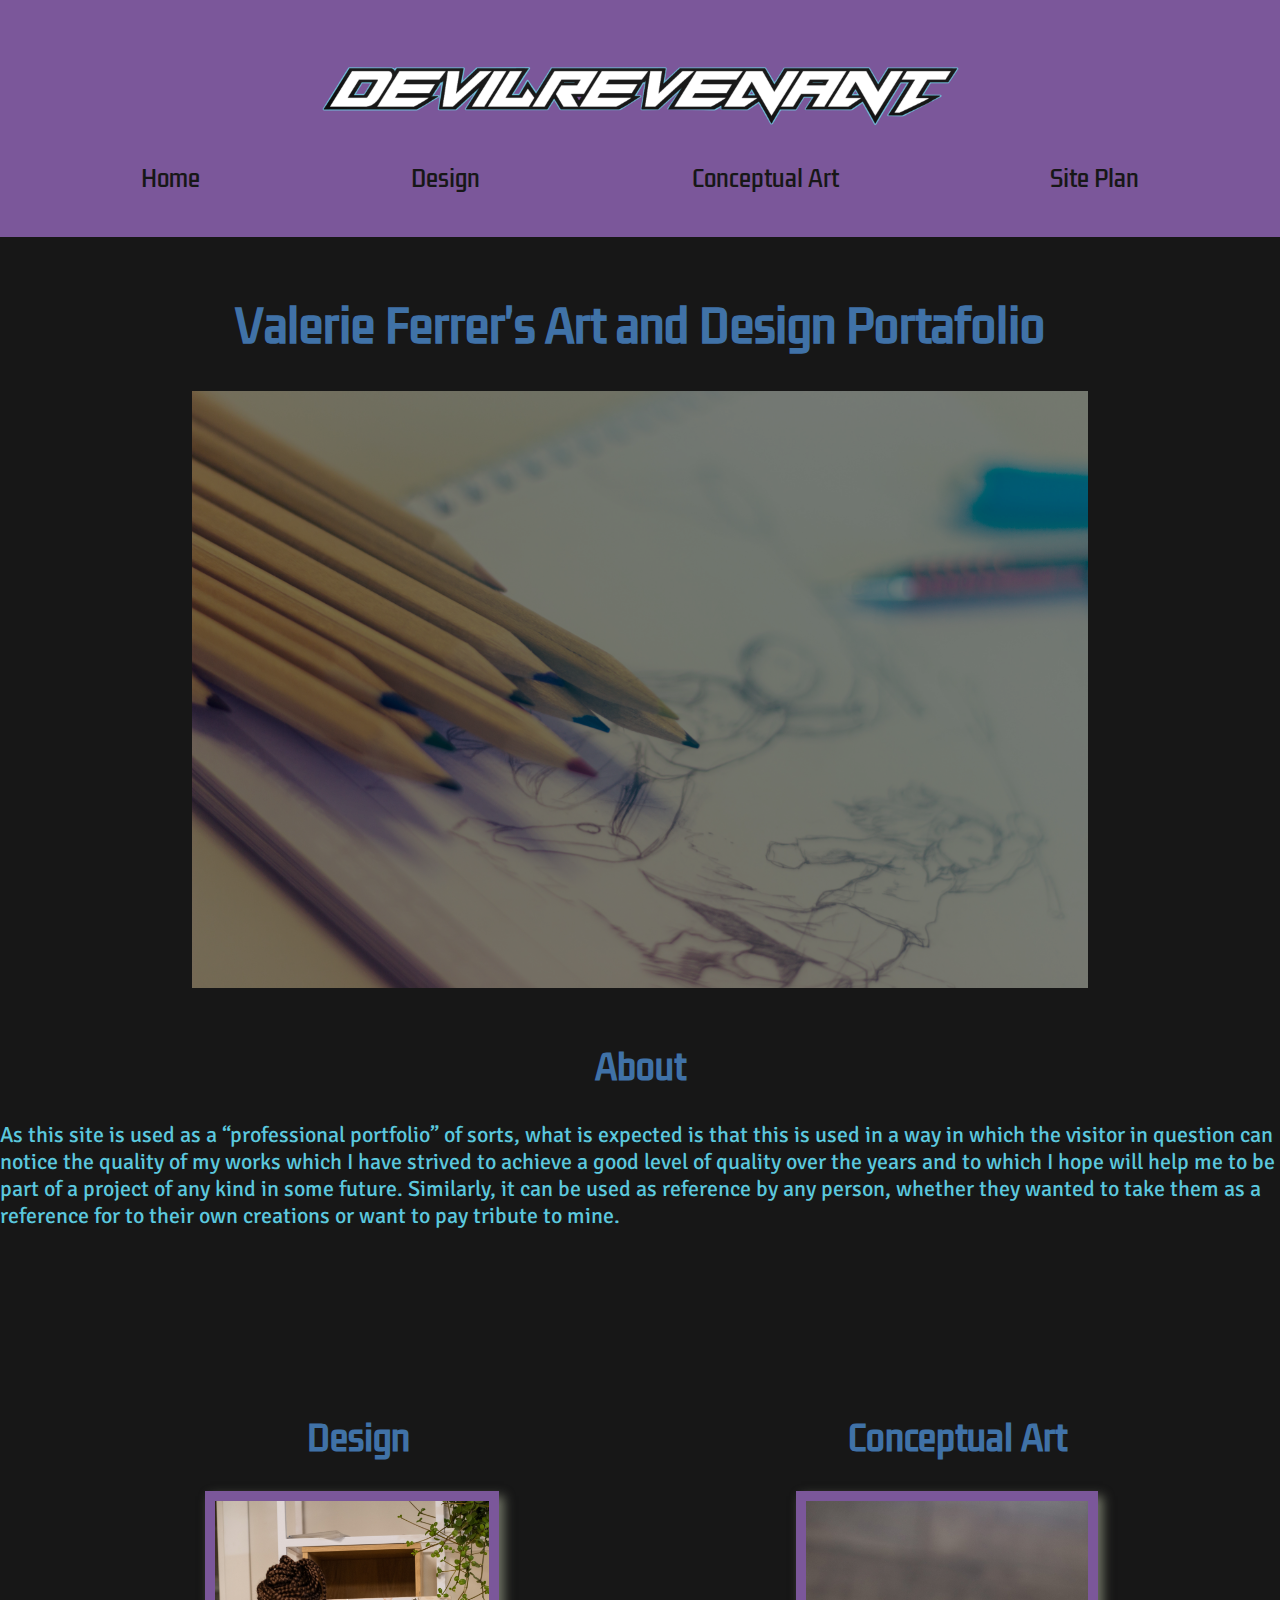
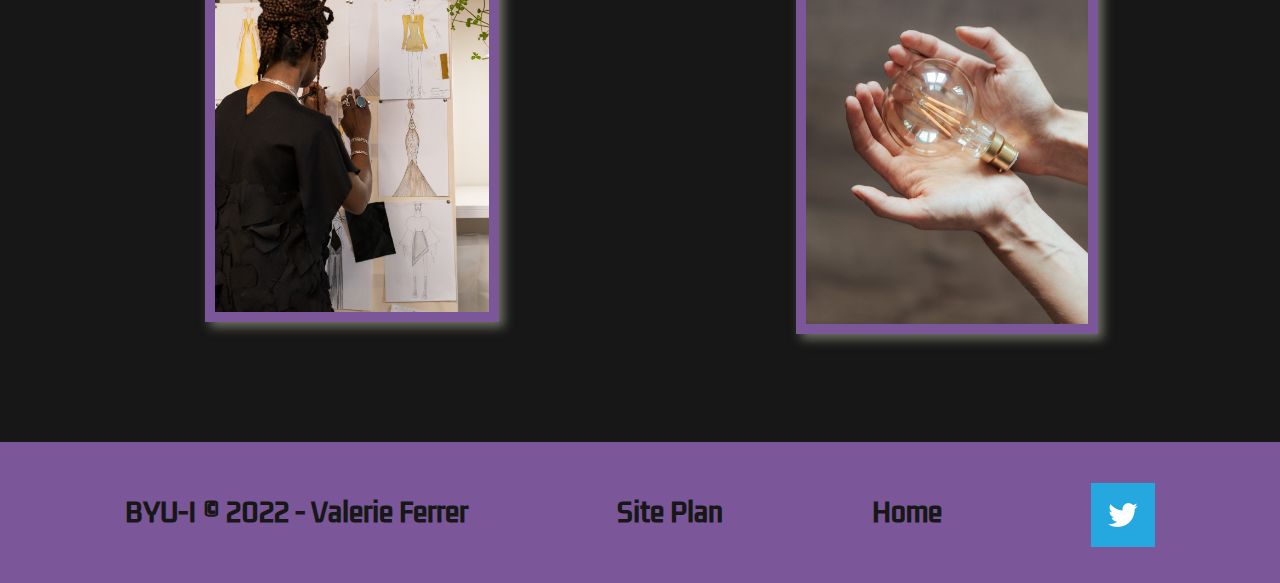
<file: designartportafolio/index.html>
<!DOCTYPE html>
<html lang="en">
<head>
    <meta charset="UTF-8">
    <link rel="stylesheet" href="styles/styles.css">
    <meta http-equiv="X-UA-Compatible" content="IE=edge">
    <meta name="viewport" content="width=device-width, initial-scale=1.0">
    <title> Art and Design Portafolio | Home </title>
</head>
<body>
    <div id="content">
    <body>
        <header>
            <a id="logo_link" href="index.html">
                <img class="logo" src="images/personal-logo.png" alt="personal logo">
            </a>
            <nav>
                <a href="index.html">Home</a>
                <a href="design.html">Design</a>
                <a href="concept-art.html">Conceptual Art</a>
                <a href="site-plan.html">Site Plan</a>
            </nav>
        </header>
<body>
    &nbsp;
    &nbsp;
    &nbsp;
    <div id="hero">
        <div id="hero-box">
            <h1>Valerie Ferrer's Art and Design Portafolio</h1>
            <img id="hero-img" img src="images/pexels-javier-gonzalez-89625.jpg" alt="image for homepage">
            <section id="hero-msg">
            </section>
        </div>
    </div>
    &nbsp;
    <div id="secondary">
        <h2>About</h2>
        <p>As this site is used as a “professional portfolio” of sorts, what is expected is that this is used in a way in which the visitor in question can notice the quality of my works which I have strived to achieve a good level of quality over the years and to which I hope will help me to be part of a project of any kind in some future. Similarly, it can be used as reference by any person, whether they wanted to take them as a reference for to their own creations or want to pay tribute to mine. </p>
        &nbsp;
        &nbsp;
    </div>
    <main class="home-grid">
        <section class="design-card">
            <h2>Design</h2>
            <p><a href="design.html">
            <img class="card-img" src="images/pexels-ron-lach-9850429.jpg" alt="design card img">
            </a></p>
            
        </section>
        <section class="concept-card">
            <h2>Conceptual Art</h2>
            <p><a href="concept-art.html">
            <img class="card-img" src="images/pexels-anete-lusina-4792509.jpg" alt="concept art card img">
            </a></p>
            
        </section>
        &nbsp;
        &nbsp;
        &nbsp;
        &nbsp;
    </main>
    <footer>

        <h3>BYU-I &copy; 2022 - Valerie Ferrer</h3>
        <h3><a href="site-plan.html">Site Plan</a></h3>
        <h3><a href="index.html">Home</a></h3>
        <div class="social">
            <a href="https://twitter.com/devilrevenant" target="_blank">
                <img src="images/twitter.png" alt="twitter icon towards my personal social media">
            </a>
        </div>
    </footer>

</body>
</html>
</file>
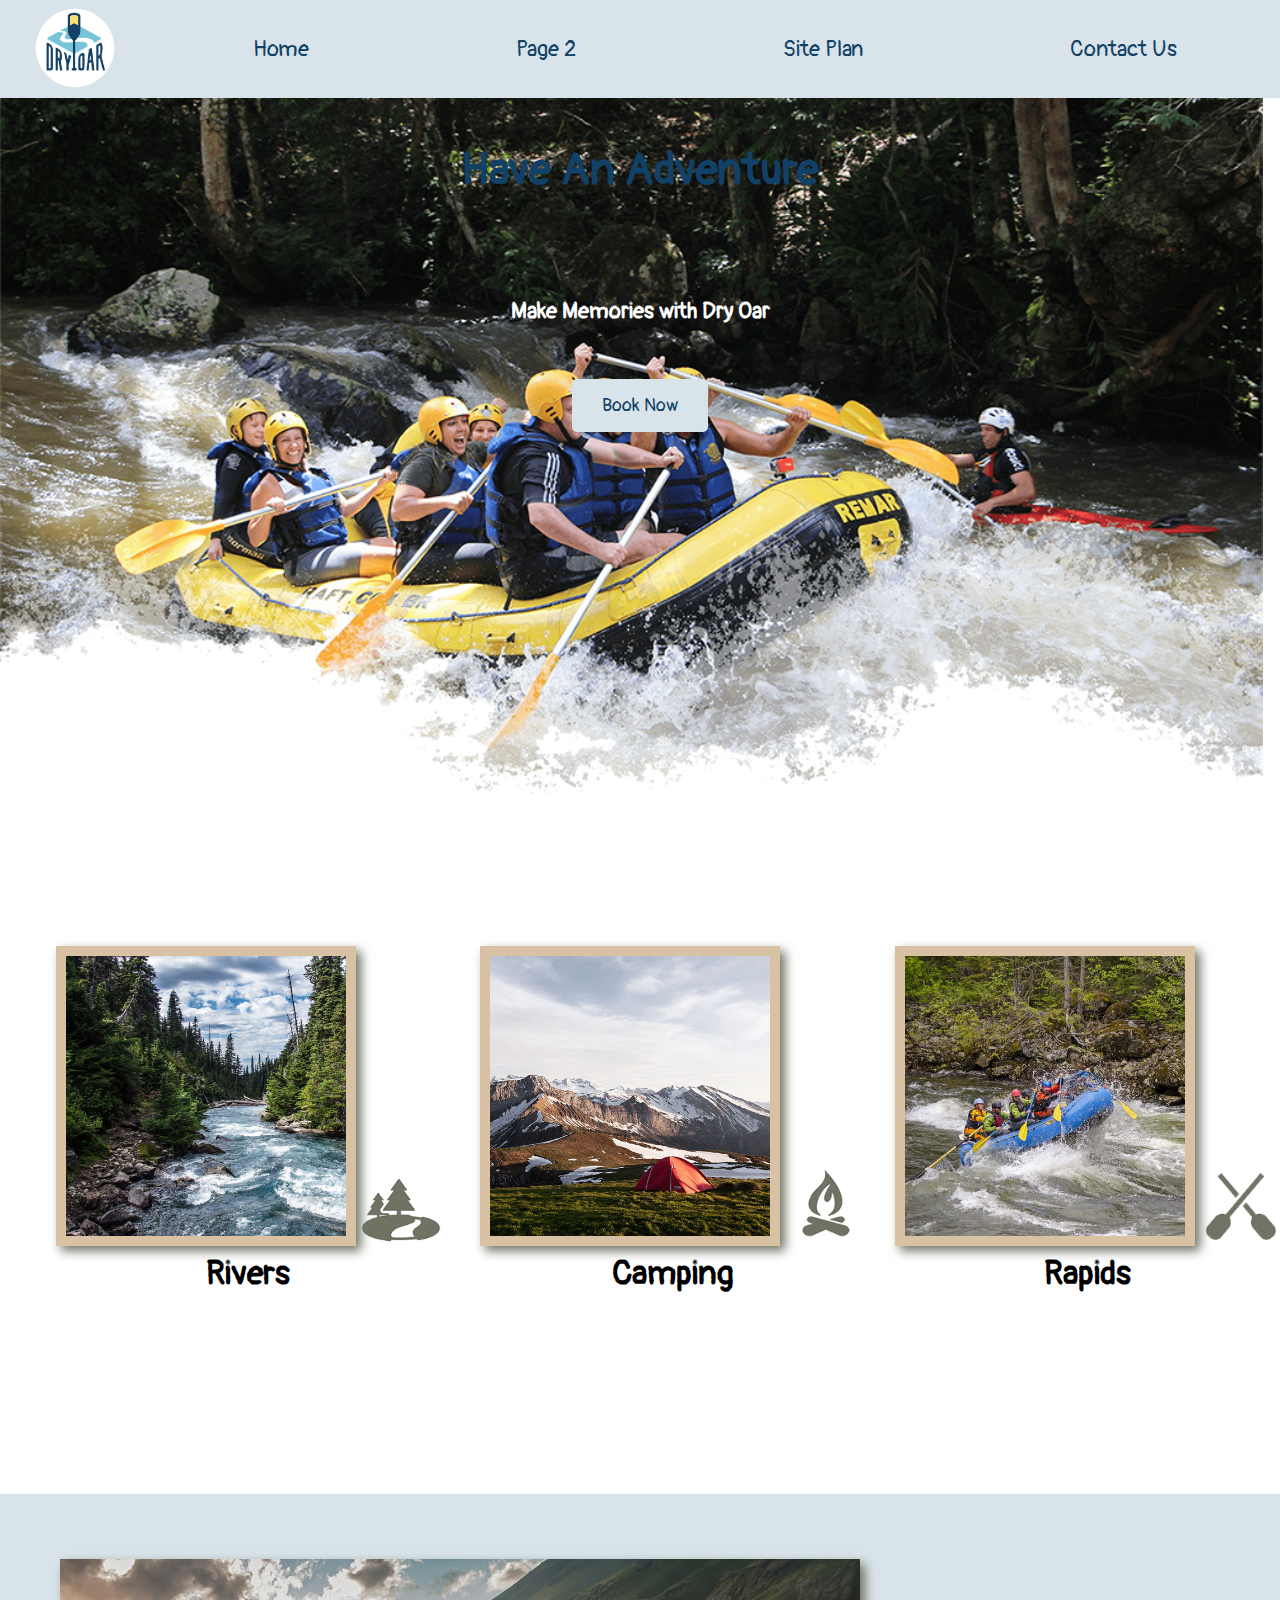
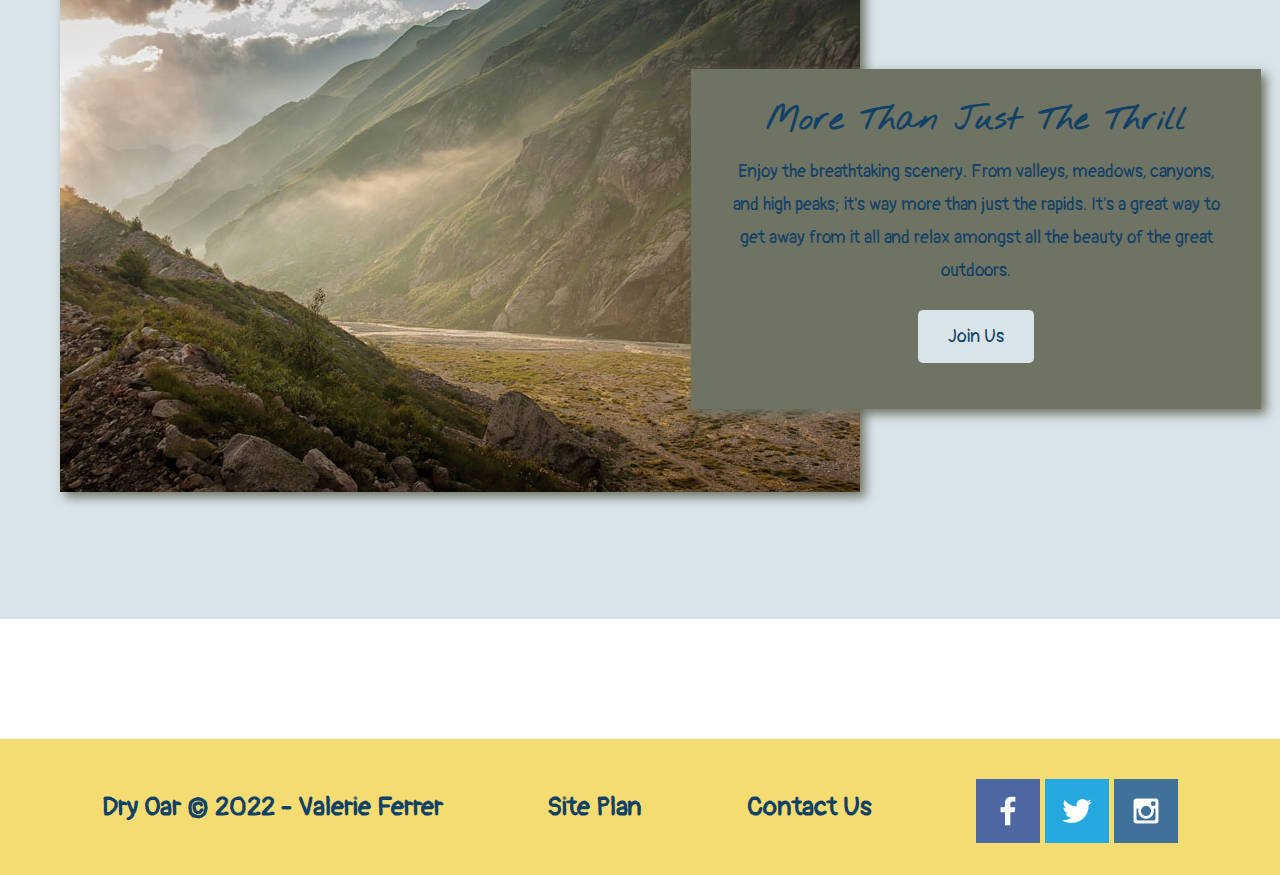
<file: wrr/index.html>
<!DOCTYPE html>
<html lang="en">
<head>
    <link rel="stylesheet" href="styles/styles.css">
    <meta charset="UTF-8">
    <meta http-equiv="X-UA-Compatible" content="IE=edge">
    <meta name="viewport" content="width=device-width, initial-scale=1.0">
    <title>Whitewater Rafting Vacations | Dry Oar Boating | Home</title>
</head>
<body>
    <div id="content">
    <body>
        <header>
            <a id="logo_link" href="index.html">
                <img class="logo" src="images/logo.png" alt="Dry Oar Logo">
            </a>
            <nav>
                <a href="index.html">Home</a>
                <a href="#">Page 2</a>
                <a href="site-plan-rafting.html">Site Plan</a>
                <a href="contactus.html">Contact Us</a>
            </nav>
        </header>
        <div id="hero">
            <div id="hero-box">
                <img id="hero-img" src="images/hero.png" alt="People enjoying white water rafting">
            </div>
            <section id="hero-msg">
                <h1 class="home-title">Have An Adventure</h1>
                <h4>Make Memories with Dry Oar </h4>
                <div class='button-box'>
                    <a class='book' href="rates.html">Book Now</a>
                </div>
            </section>
        </div>
        <main class="home-grid">
            <section class="rivers-card">
                <img class="card-img" src="images/rivers.jpg" alt="river in forest">
                <img class="icon" src="images/river_icon.png" alt="river icon">
                <h2>Rivers</h2>
            </section>
            <section class="camping-card">
                <img class="card-img" src="images/camping.jpg" alt="tent in mountains">
                <img class="icon" src="images/fire_icon.png" alt="fire icon">
                <h2>Camping</h2>
            </section>
            <section class="rapids-card">
                <img class="card-img" src="images/rapids.jpg" alt="rafting boat">
                <img class="icon" src="images/oars.png" alt="oars icon">
                <h2>Rapids</h2>
            <div id="background"></div>    
            </section>
            <img class="mountains" src="images/mountains.jpg" alt="Misty mountains">
            <section class="msg">
                <h2>More Than Just The Thrill</h2>
                <p>Enjoy the breathtaking scenery. From valleys, meadows, canyons, and high peaks; it's way more than just the rapids. It's a great way to get away from it all and relax amongst all the beauty of the great outdoors. </p>
                <a class='join' href="rivers.html">Join Us</a>
            </section>
        </main>
        <footer>
            <h3>Dry Oar &copy; 2022 - Valerie Ferrer</h3>
            <h3><a href="site-plan-rafting.html">Site Plan</a></h3>
            <h3><a href="contactus.html">Contact Us</a></h3>
            <div class="social">
                <a href="https://facebook.com" target="_blank">
                    <img src="images/facebook.png" alt="fb icon">
                </a>
                <a href="https://twitter.com" target="_blank">
                    <img src="images/twitter.png" alt="twitter icon">
                </a>
                <a href="https://instagram.com" target="_blank">
                    <img src="images/instagram.png" alt="instagram icon">
                </a>
            </div>
        </footer>
    </div>
        </body>
</file>
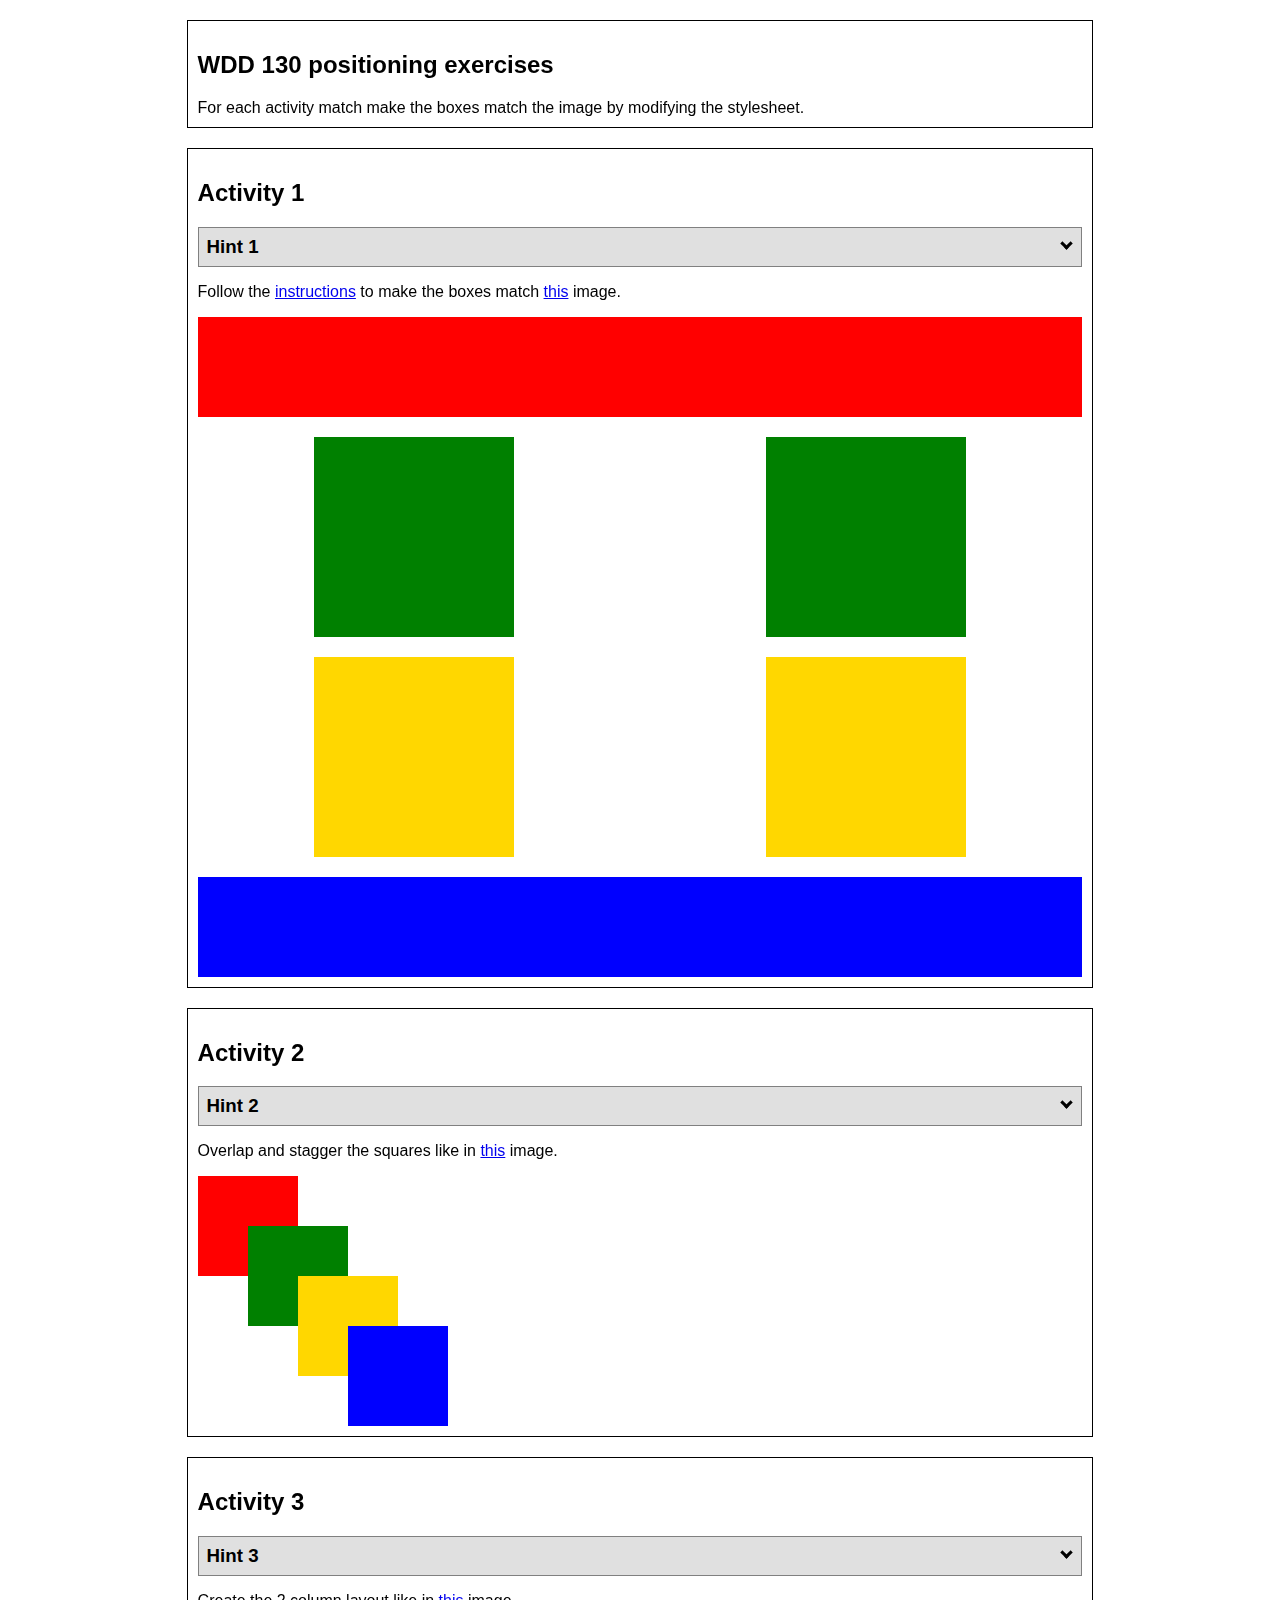
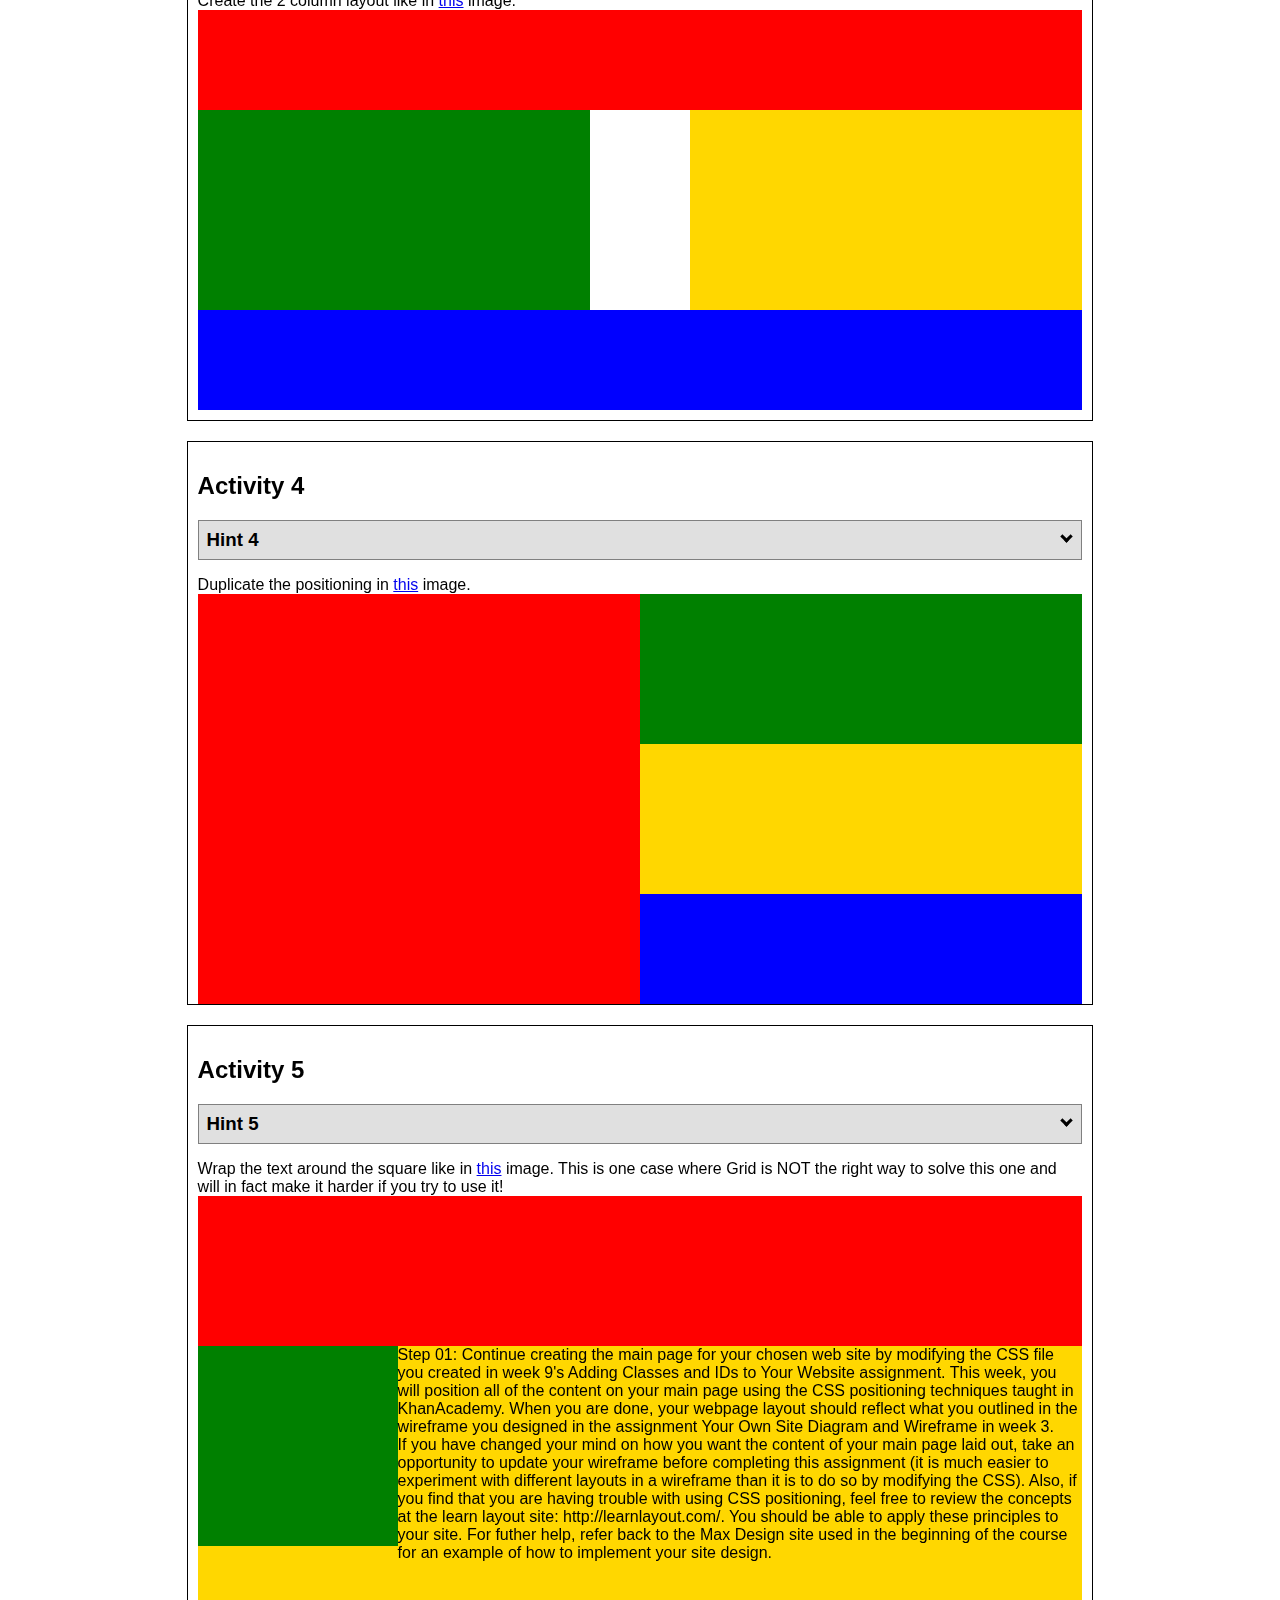
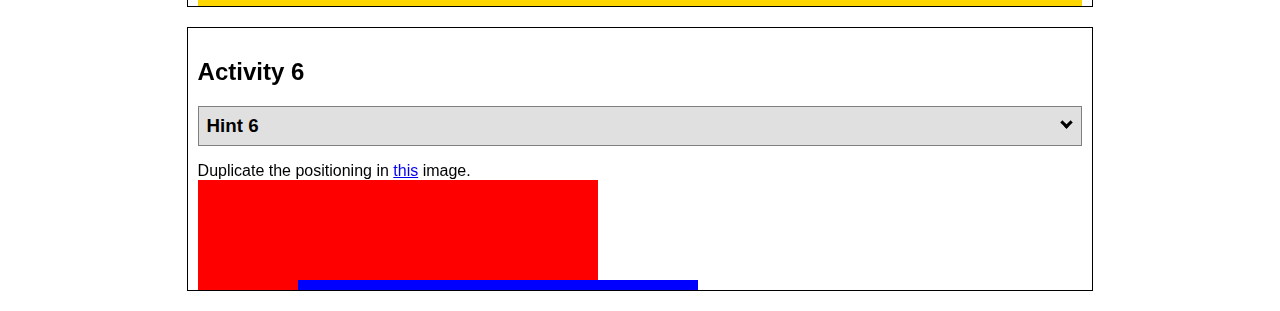
<file: positioning.html>
<!DOCTYPE html>
<html lang="en">
  <head>
    <!-- HTML - Name: positioning.html -->
    <title>Positioning Activity</title>
    <link rel="stylesheet" type="text/css" href="positionstyles.css" />
  </head>
  <body>
    <div class="activity">
      <h2>WDD 130 positioning exercises</h2>
      For each activity match make the boxes match the image by modifying the stylesheet.</div>
    <div class="activity">
      <h2>Activity 1</h2>
      <section class="hint"><input type="checkbox" ><i></i> <h3>Hint 1</h3><div><p>Check out the <a href="https://byui-wdd.github.io/wdd130/activities/w06-css-positioning.html" target="_blank">activity instructions</a> in Ilearn!</p></div></section>
      <p>Follow the <a href="https://byui-wdd.github.io/wdd130/activities/w06-css-positioning.html" target="_blank">instructions</a> to make the boxes match  <a href="https://byui-wdd.github.io/wdd130/images/example1.png" target="_blank">this</a> image.</p>
      <div class="content1" >
        <div class="red1" ></div>
        <div class="green1" ></div>
        <div class="green1" ></div>
        <div class="yellow1"></div>
        <div class="yellow1"></div>
        <div class="blue1"></div>
      </div>
    </div>
    <div class="activity">
      <h2>Activity 2</h2>
      <section class="hint"><input type="checkbox" > <h3>Hint 2</h3><i></i><div><p>Remember that the best way to shift elements around slightly on the page is with Margins.  You could also use Grid.  Either would work for this. If you choose margin, you can use a <em>negative</em> margin. (ie margin-top: -20px;)</p><h4>Properties used:</h4><ul><li>margin-top, margin-left</li><li>...or...</li><li>grid-template-columns: 50px 50px 50px 50px 50px </li></ul></div></section>
      <p>Overlap and stagger the squares like in <a href="https://byui-wdd.github.io/wdd130/images/example2.png" target="_blank">this</a> image.</p>
      <div class="content2" >
        <div class="red2" ></div>
        <div class="green2" ></div>
        <div class="yellow2"></div>
        <div class="blue2"></div>
      </div>
    </div>
    <div class="activity">
      <h2>Activity 3</h2>
      <section class="hint"><input type="checkbox" > <h3>Hint 3</h3><i></i><div><p>This one is going to be best solved with CSS Grid. Remember to make the boxes the right width first...then start moving them around. </p><h4>Properties used:</h4><ul><li>display:grid;</li><li>grid-template-columns:</li><li>grid-column-gap:</li>
        <li>grid-column:</li>  </ul></div></section>
      Create the 2 column layout like in <a href="https://byui-wdd.github.io/wdd130/images/example3.png" target="_blank">this</a>  image.
      <div class="content3" >
        <div class="red3" ></div>
        <div class="green3" ></div>
        <div class="yellow3"></div>
        <div class="blue3"></div>
      </div>
    </div>
    <div class="activity">
      <h2>Activity 4</h2>
      <section class="hint"><input type="checkbox" > <h3>Hint 4</h3><i></i><div><p>For the others we have been primarily concerned with width. For this one you will need to adjust height as well. </p><h4>Properties used:</h4><ul><li>display:grid;</li><li>grid-template-columns:</li><li>grid-row:</li></ul></div></section>
      Duplicate the positioning in <a href="https://byui-wdd.github.io/wdd130/images/example4.png" target="_blank">this</a> image. 
      <div class="content4" >
        <div class="red4" ></div>
        <div class="green4" ></div>
        <div class="yellow4"></div>
        <div class="blue4"></div>
      </div>
    </div>

    <div class="activity">
      <h2>Activity 5</h2>
      <section class="hint"><input type="checkbox" > <h3>Hint 5</h3><i></i><div><p>Grid is <strong>not</strong> the right way to do this.  In fact there is only one way to really do that...and that is with float. Remember that we float the thing we want the text to wrap around.  Also remember to start by making all the shapes the right size and shape.</p><h4>Properties used:</h4><ul><li>float: left;</li></ul></div></section>
      Wrap the text around the square like in <a href="https://byui-wdd.github.io/wdd130/images/example5.png" target="_blank">this</a> image. This is one case where Grid is NOT the right way to solve this one and will in fact make it harder if you try to use it!
      <div class="content5" >
        <div class="red5" ></div>
        <div class="green5" ></div>
        <div class="yellow5">Step 01: Continue creating the main page for your chosen web site by modifying the CSS file you created in week 9's Adding Classes and IDs to Your Website assignment. This week, you will position all of the content on your main page using the CSS positioning techniques taught in KhanAcademy. When you are done, your webpage layout should reflect what you outlined in the wireframe you designed in the assignment Your Own Site Diagram and Wireframe in week 3. <br />
          If you have changed your mind on how you want the content of your main page laid out, take an opportunity to update your wireframe before completing this assignment (it is much easier to experiment with different layouts in a wireframe than it is to do so by modifying the CSS). Also, if you find that you are having trouble with using CSS positioning, feel free to review the concepts at the learn layout site: http://learnlayout.com/. You should be able to apply these principles to your site. For futher help, refer back to the Max Design site used in the beginning of the course for an example of how to implement your site design.</div>
        <div class="blue5"></div>
      </div>
    </div>
    <div class="activity">
      <h2>Activity 6</h2>
      <section class="hint"><input type="checkbox" > <h3>Hint 6</h3><i></i><div><p>This one is all about visualizing the grid behind the layout. If you are having a hard time doing that first: all the sizes are even multiples of 100, and second here is another example with the lines drawn: <a href="https://byui-wdd.github.io/wdd130/images/example6-hint.png" target="_blank">example 6 with lines</a>. For this one you will find it easiest if you use px for the column width. You can also use <kbd>z-index</kbd> to control the element layering.    </p><h4>Properties used:</h4><ul><li>display:grid;</li><li>grid-template-columns:</li><li>grid-column:</li><li>grid-row:</li><li><a href="https://www.w3schools.com/cssref/pr_pos_z-index.asp" target="_blank">z-index:</a></li></ul></div></section>
      Duplicate the positioning in <a href="https://byui-wdd.github.io/wdd130/images/example6.png" target="_blank">this</a> image.
      <div class="content6" >
        <div class="red6" ></div>
        <div class="green6" ></div>
        <div class="yellow6"></div>
        <div class="blue6"></div>
      </div>
    </div>
  </body>
</html>
</file>
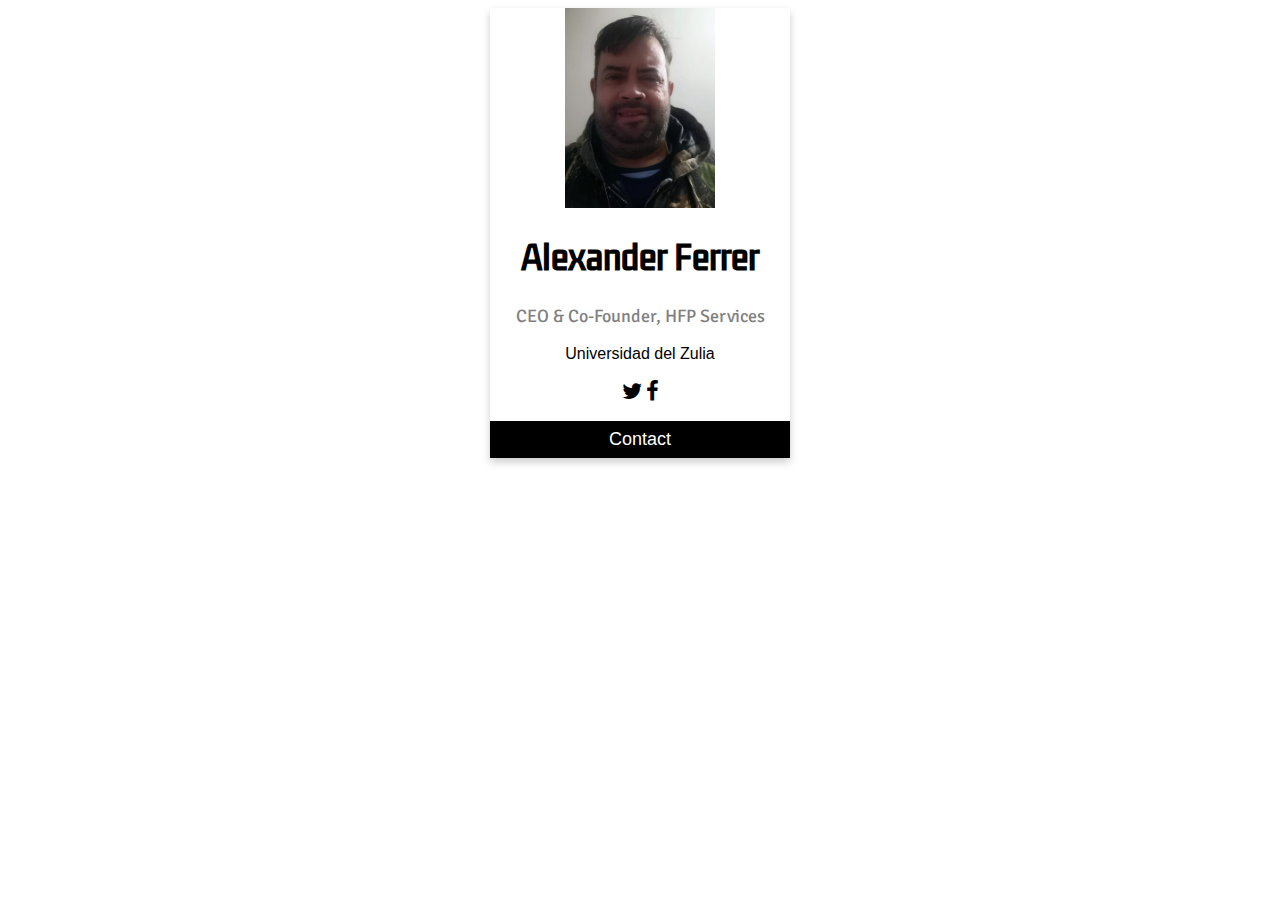
<file: profile-card.html>
<!DOCTYPE html>
<html lang="en">
<head>
    <meta charset="UTF-8">
    <meta http-equiv="X-UA-Compatible" content="IE=edge">
    <meta name="viewport" content="width=device-width, initial-scale=1.0">
    <title>test_1</title>
    <style>
        @import url('https://fonts.googleapis.com/css2?family=Kdam+Thmor+Pro&family=Signika:wght@300&display=swap');

        .card {
        box-shadow: 0 4px 8px 0 rgba(0, 0, 0, 0.2);
        max-width: 300px;
        margin: auto;
        text-align: center;
        }
        h1 {
            font-family: Kdam Thmor Pro, Arial, sans-serif;
        }

        p {
            font-family: Arial, sans-serif;
        }

        .title {
        color: grey;
        font-size: 18px;
        font-family: Signika, Arial, sans-serif;
        }

        button {
        border: none;
        outline: 0;
        display: inline-block;
        padding: 8px;
        color: white;
        background-color: #000;
        text-align: center;
        cursor: pointer;
        width: 100%;
        font-size: 18px;
        }

        a {
        text-decoration: none;
        font-size: 22px;
        color: black;
        }

        button:hover, a:hover {
        opacity: 0.7;
        }
    </style>
</head>
<body>
     <!-- Add icon library -->
 <link rel="stylesheet" href="https://cdnjs.cloudflare.com/ajax/libs/font-awesome/4.7.0/css/font-awesome.min.css">

 <div class="card">
   <img src="extra/transito_resized.png" alt="Alexander" style="width:50%">
   <h1>Alexander Ferrer</h1>
   <p class="title">CEO & Co-Founder, HFP Services</p>
   <p>Universidad del Zulia</p>
   <a href="https://twitter.com/devilrevenant"><i class="fa fa-twitter"></i></a>
   <a href="https://www.facebook.com/alexander.ferrer.900"><i class="fa fa-facebook"></i></a>
   <p><button>Contact</button></p>
 </div> 
</body>
</html>
</file>
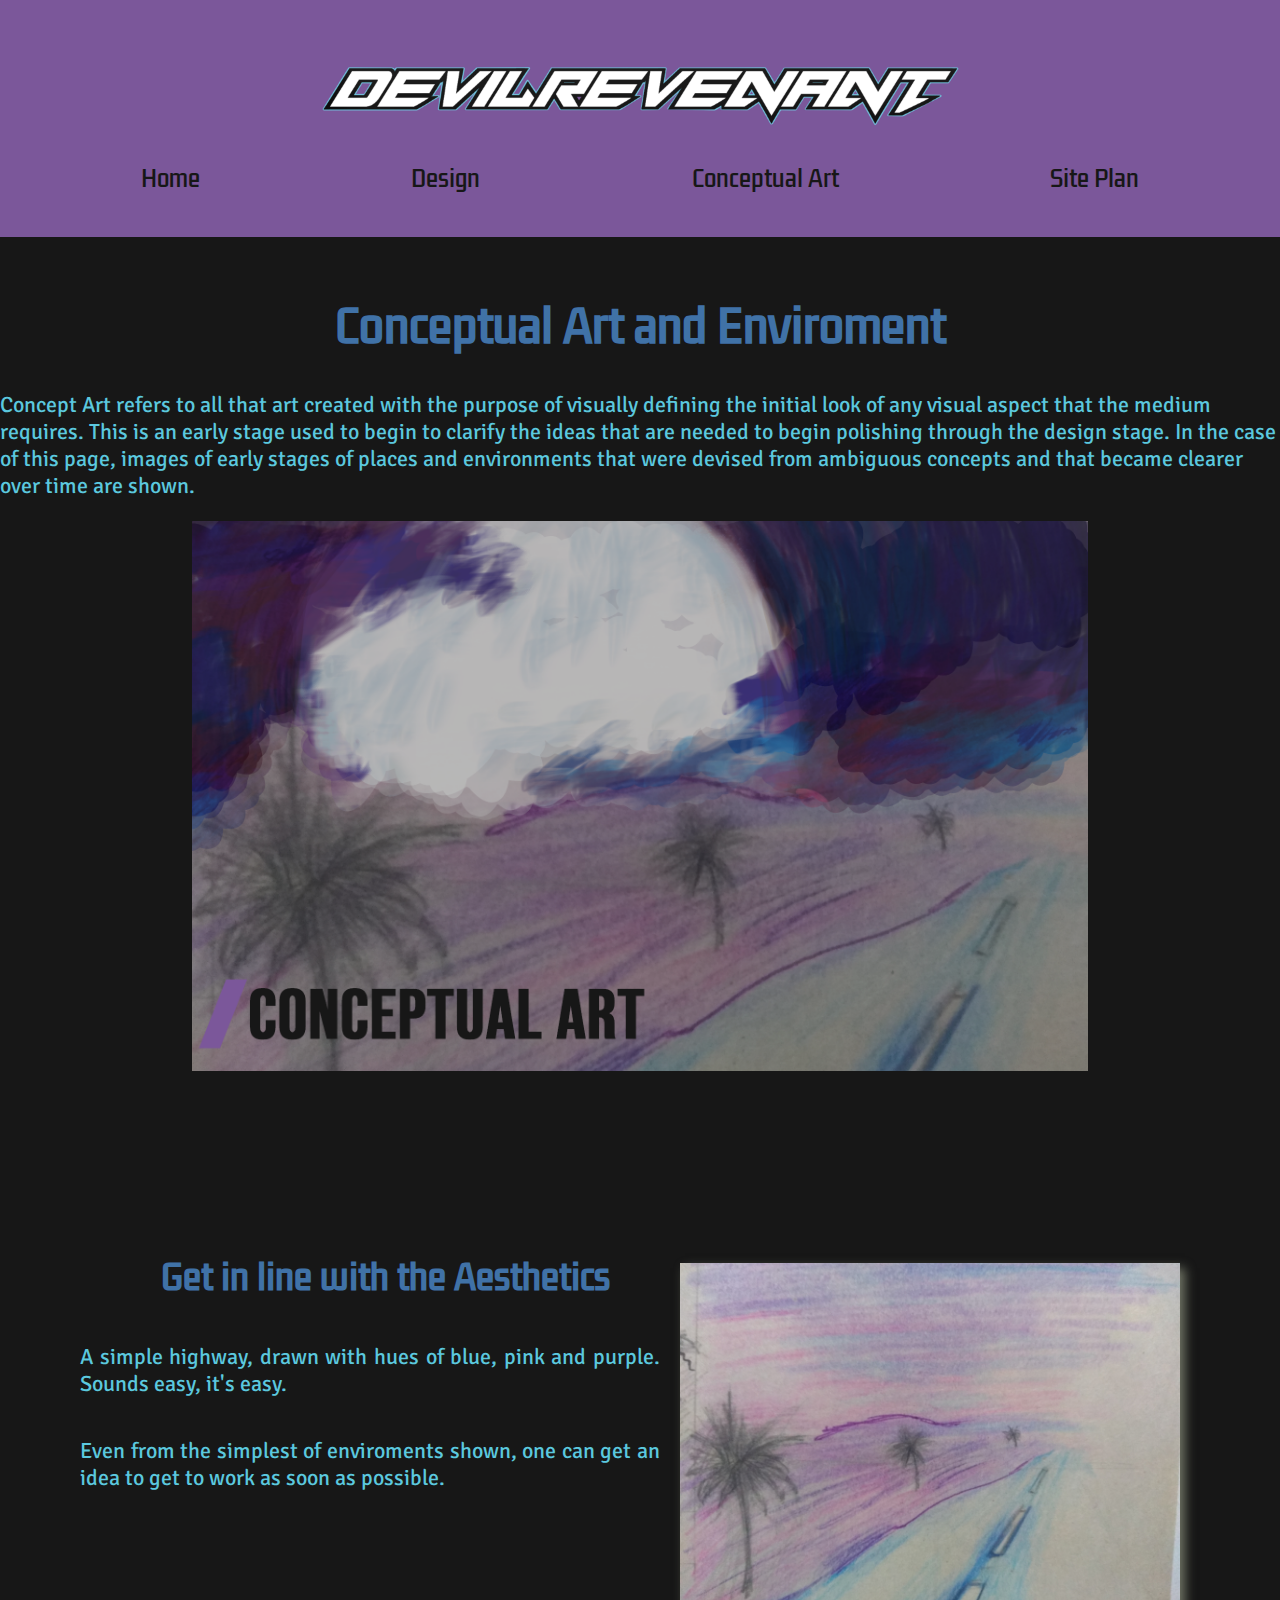
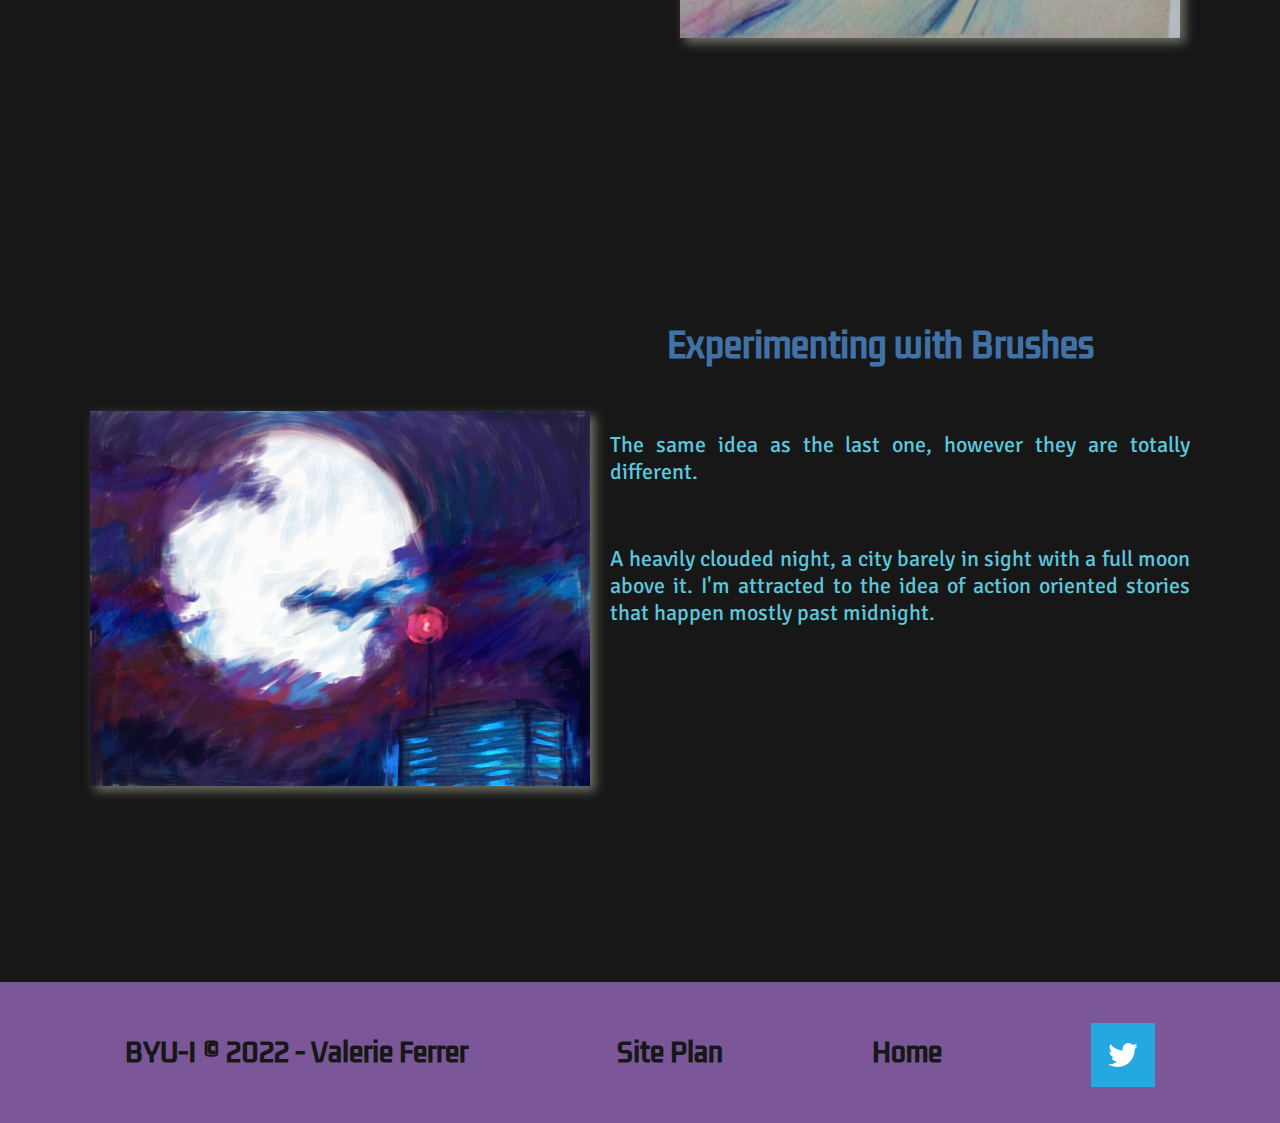
<file: designartportafolio/concept-art.html>
<!DOCTYPE html>
<html lang="en">
<head>
    <meta charset="UTF-8">
    <link rel="stylesheet" href="styles/styles.css">
    <meta http-equiv="X-UA-Compatible" content="IE=edge">
    <meta name="viewport" content="width=device-width, initial-scale=1.0">
    <title> Art and Design Portafolio | Conceptual Art and Enviroment </title>
    <style>
        .second-sketch {
            margin-top: 100px;
}
    </style>
</head>
<body>
    <div id="content">
    <body>
        <header>
            <a id="logo_link" href="index.html">
                <img class="logo" src="images/personal-logo.png" alt="personal logo">
            </a>
            <nav>
                <a href="index.html">Home</a>
                <a href="design.html">Design</a>
                <a href="concept-art.html">Conceptual Art</a>
                <a href="site-plan.html">Site Plan</a>
            </nav>
        </header>
<body>
    &nbsp;
    &nbsp;
    &nbsp;
    <div id="first-subhero">
        <div id="fr-subhero-box">
            <h1>Conceptual Art and Enviroment</h1>
            <p>Concept Art refers to all that art created with the purpose of visually defining the initial look of any visual aspect that the medium requires. This is an early stage used to begin to clarify the ideas that are needed to begin polishing through the design stage. In the case of this page, images of early stages of places and environments that were devised from ambiguous concepts and that became clearer over time are shown.  </p>
            <img id="subhero-img" img src="images/scn-banner.png" alt="image for homepage">
            
            <section id="hero-msg">
            </section>
        </div>
    </div>
    &nbsp;
    <div id="secondary">
        &nbsp;
    </div>
    <main class="second-grid">
        &nbsp;
        <section class="second-sketch">
            <h2>Get in line with the Aesthetics</h2>
            <img class="second-img" src="images/IMG_20220610_212843453_BURST000_COVER.jpg" alt="outrun highway">
            <p>A simple highway, drawn with hues of blue, pink and purple. Sounds easy, it's easy. </p>
            <p>Even from the simplest of enviroments shown, one can get an idea to get to work as soon as possible. </p>
        </section>
        &nbsp;
        &nbsp;
        <section class="third-sketch">
            <h2>Experimenting with Brushes</h2>
            <img class="third-img" src="images/IMG_20220610_214410186mini.png" alt="nightsky">
            <p>The same idea as the last one, however they are totally different. </p>
            <p>A heavily clouded night, a city barely in sight with a full moon above it. I'm attracted to the idea of action oriented stories that happen mostly past midnight.</p>
            
        <div id="bg">
            &nbsp;
            &nbsp;
        </div>    
        </section>
        &nbsp;
        &nbsp;
        &nbsp;
        &nbsp;
    </main>
    <footer>
        <h3>BYU-I &copy; 2022 - Valerie Ferrer</h3>
        <h3><a href="site-plan.html">Site Plan</a></h3>
        <h3><a href="index.html">Home</a></h3>
        <div class="social">
            <a href="https://twitter.com/devilrevenant" target="_blank">
                <img src="images/twitter.png" alt="twitter icon towards my personal social media">
            </a>
        </div>
    </footer>

</body>
</html>
</file>
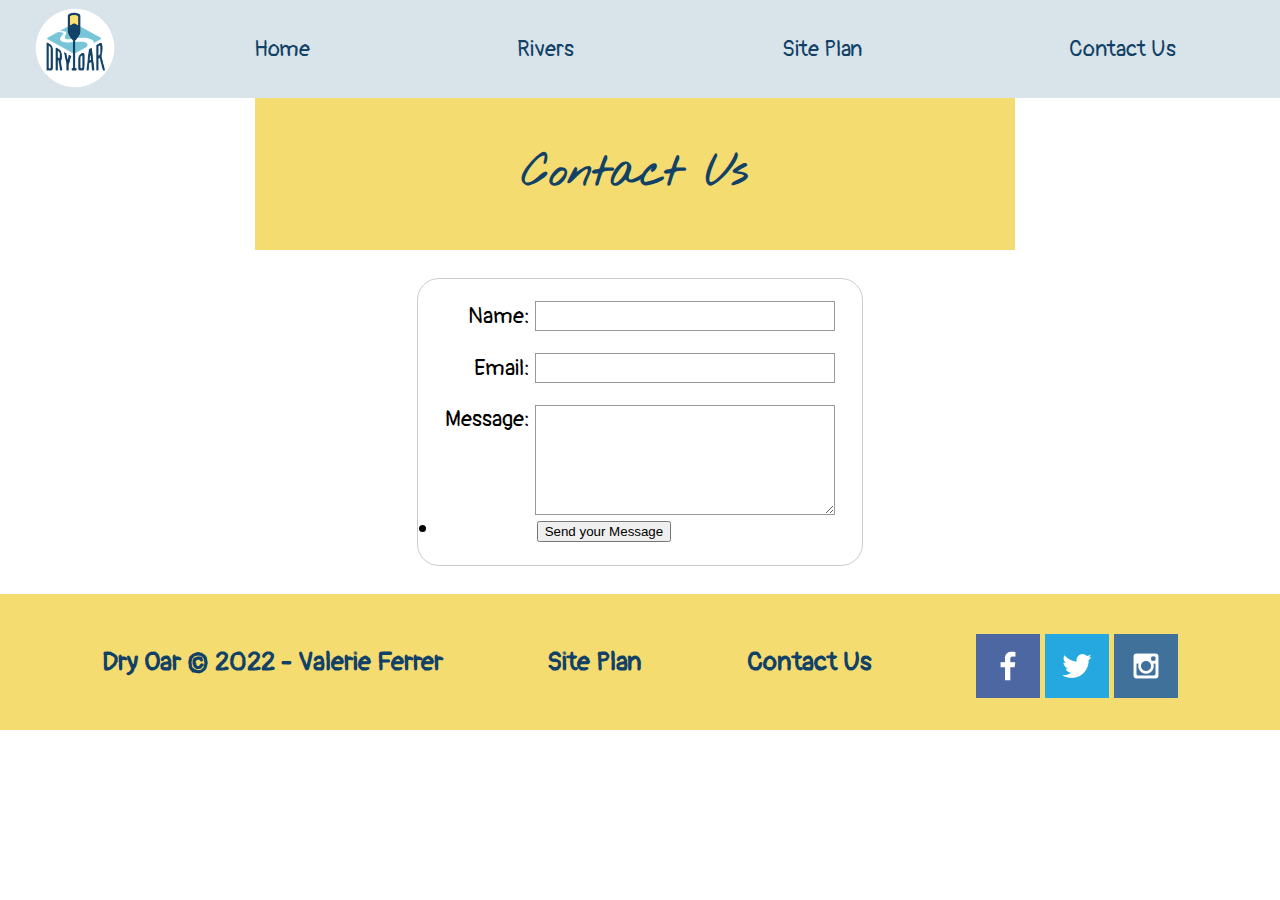
<file: wrr/contactus.html>
<!DOCTYPE html>
<html lang="en">
<head>
    <link rel="stylesheet" href="styles/styles.css">
    <meta charset="UTF-8">
    <meta http-equiv="X-UA-Compatible" content="IE=edge">
    <meta name="viewport" content="width=device-width, initial-scale=1.0">
    <title>Whitewater Rafting Vacations | Dry Oar Boating | Contact Us</title>
    <style>
        form {
        /* Center the form on the page */
            margin: 0 auto;
            width: 400px;
            /* Form outline */
            padding: 1em;
            border: 1px solid #CCC;
            border-radius: 1em;
            margin-bottom: 80px;
        }

        ul {
            list-style: none;
            padding: 0;
            margin: 0;
        }

        form li + li {
            margin-top: 1em;
        }

        label {
        /* Uniform size & alignment */
            display: inline-block;
            width: 90px;
            text-align: right;
        }

        input,
        textarea {
        /* To make sure that all text fields have the same font settings
            By default, textareas have a monospace font */
            font: 1em sans-serif;

        /* Uniform text field size */
            width: 300px;
            box-sizing: border-box;

            /* Match form field borders */
            border: 1px solid #999;
        }

        input:focus,
        textarea:focus {
        /* Additional highlight for focused elements */
            border-color: #000;
        }

        textarea {
        /* Align multiline text fields with their labels */
            vertical-align: top;

        /* Provide space to type some text */
            height: 5em;
        }

        .button {
        /* Align buttons with the text fields */
            padding-left: 90px; /* same size as the label elements */
        }

        button {
        /* This extra margin represent roughly the same space as the space
            between the labels and their text fields */
            margin-left: .5em;
        }
        
        #feedback {
            background-color: antiquewhite;
            position: absolute;
            top: 0;
            left: 0;
            right: 0;
            padding: .5em;
            /* make this element invisible until we are ready for it */
            display: none;       
        }
        .moveDown {
            margin-top: 3em;
        }
                    
    </style>    
</head>
<body>
    <div id="content">
    <body>
        <header>
            <a id="logo_link" href="index.html">
                <img class="logo" src="images/logo.png" alt="Dry Oar Logo">
            </a>
            <nav>
                <a href="index.html">Home</a>
                <a href="rivers.html">Rivers</a>
                <a href="site-plan-rafting.html">Site Plan</a>
                <a href="contactus.html">Contact Us</a>
            </nav>
        </header>
        <div id="subpage-title">
            <div id="title-box">
                <h1>Contact Us</h1>
            </div>
             </div>
            </section>
        </div>
        <main>
            &nbsp;
            

            <div id="feedback"></div>
            
            <form action="/my-handling-form-page" method="post">
                <ul>
                    <li>
                        <label for="name">Name: </label>
                        <input type="text" id="name" name="user_name">
                    </li>
                    <li>
                        <label for="mail">Email: </label>
                        <input type="email" id="email" name="user_mail">
                    </li>
                    <li>
                        <label for="message">Message: </label>
                        <textarea id="msg" name="user_message"></textarea>
                    </li>
                </ul>
                <li class="button">
                    <button type="submit">Send your Message</button>
                </li>
            </form>
            &nbsp;
            &nbsp;
            &nbsp;
            &nbsp;
            &nbsp;
            &nbsp;
            &nbsp;
            &nbsp;
            &nbsp;
        </main>
        <footer>
            <h3>Dry Oar &copy; 2022 - Valerie Ferrer</h3>
            <h3><a href="site-plan-rafting.html">Site Plan</a></h3>
            <h3><a href="contactus.html">Contact Us</a></h3>
            <div class="social">
                <a href="https://facebook.com" target="_blank">
                    <img src="images/facebook.png" alt="fb icon">
                </a>
                <a href="https://twitter.com" target="_blank">
                    <img src="images/twitter.png" alt="twitter icon">
                </a>
                <a href="https://instagram.com" target="_blank">
                    <img src="images/instagram.png" alt="instagram icon">
                </a>
            </div>
        </footer>
    </div>
    <script>
        // get the feedback div element so we can do something with it.
        const feedbackElement = document.getElementById('feedback');
        // get the form so we can read what was entered in it.
        const formElement = document.forms[0];
        // add a 'listener' to wait for a submission of our form. When that happens run the code below.
        formElement.addEventListener('submit', function(e) {
            // stop the form from doing the default action.
            e.preventDefault();
            // set the contents of our feedback element to a message letting the user know the form was submitted successfully. Notice that we pull the name that was entered in the form to personalize the message!
            feedbackElement.innerHTML = 'Hello '+ formElement.user_name.value +'! Thank you for your message. We will get back with you as soon as possible!';
            // make the feedback element visible.
            feedbackElement.style.display = "block";
            // add a class to move everything down so our message doesn't cover it.
            document.body.classList.toggle('moveDown');
        });
    </script>
                    
        </body>
</file>
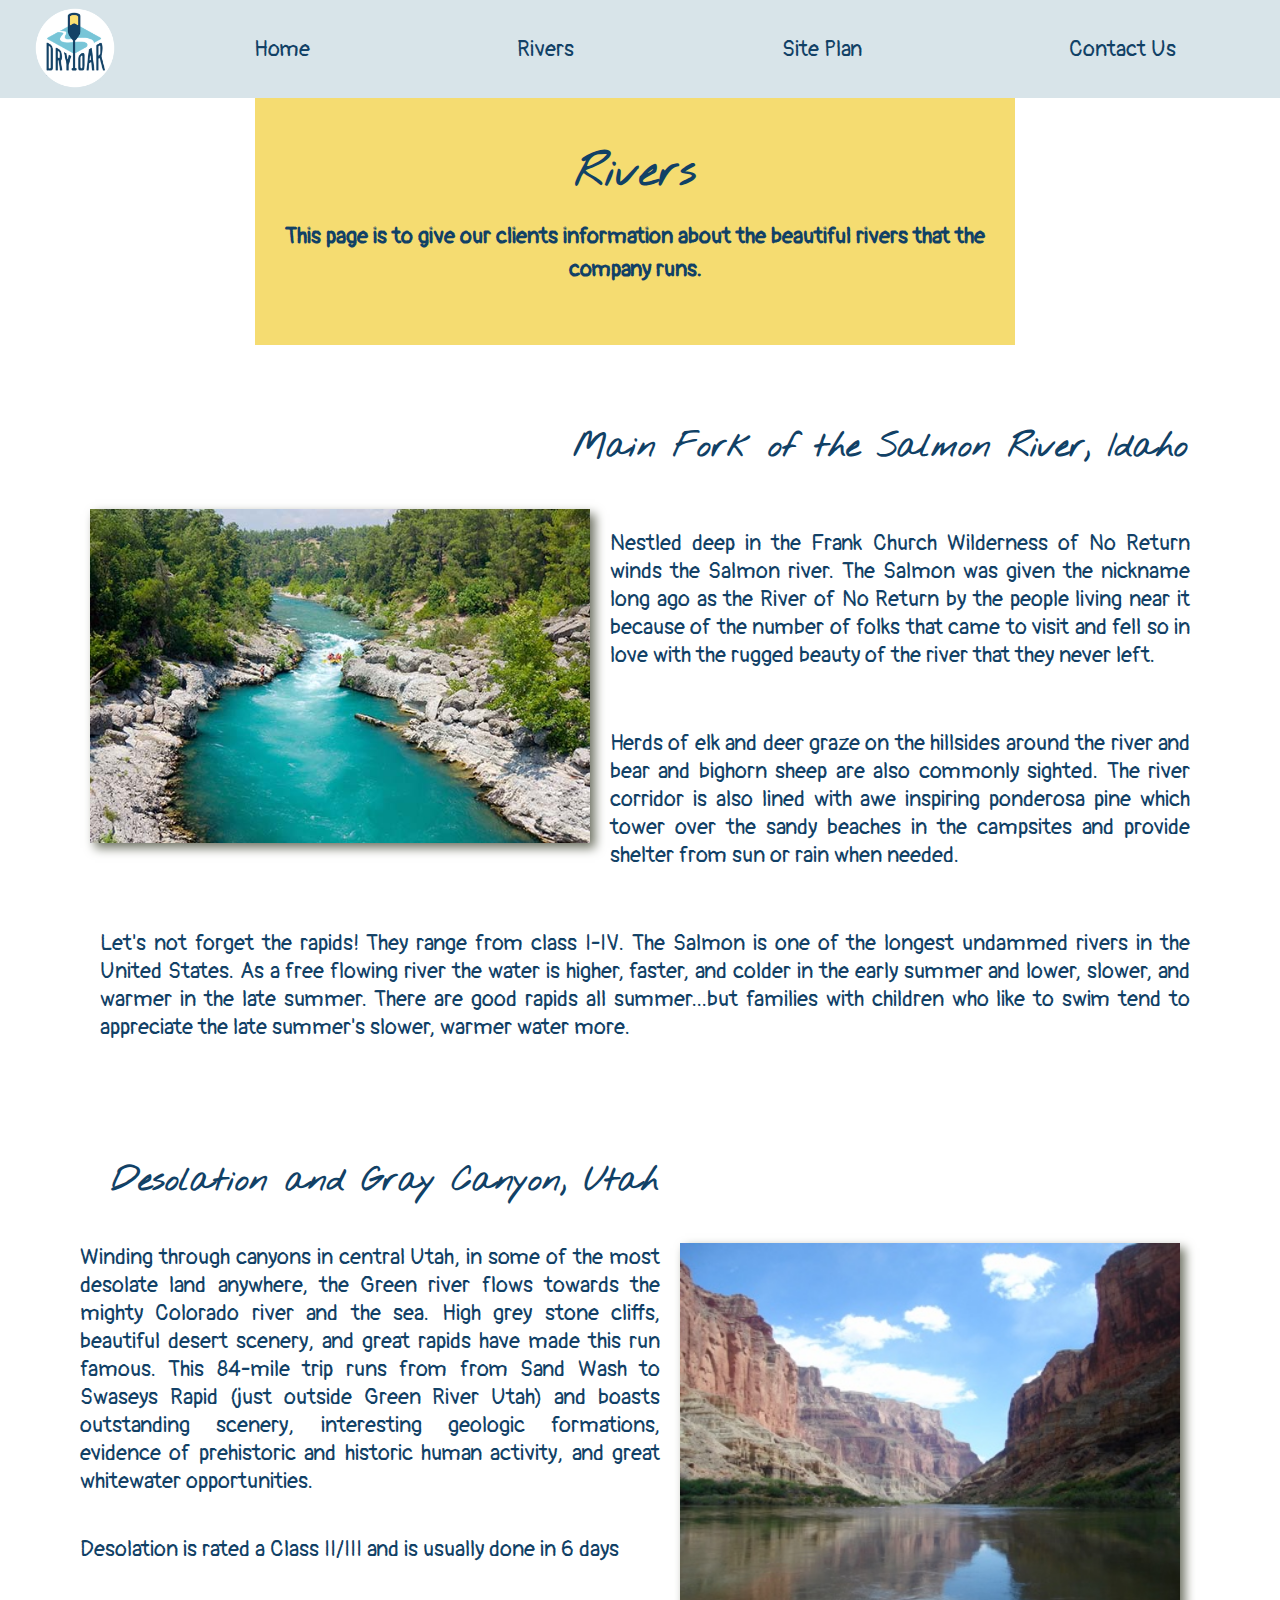
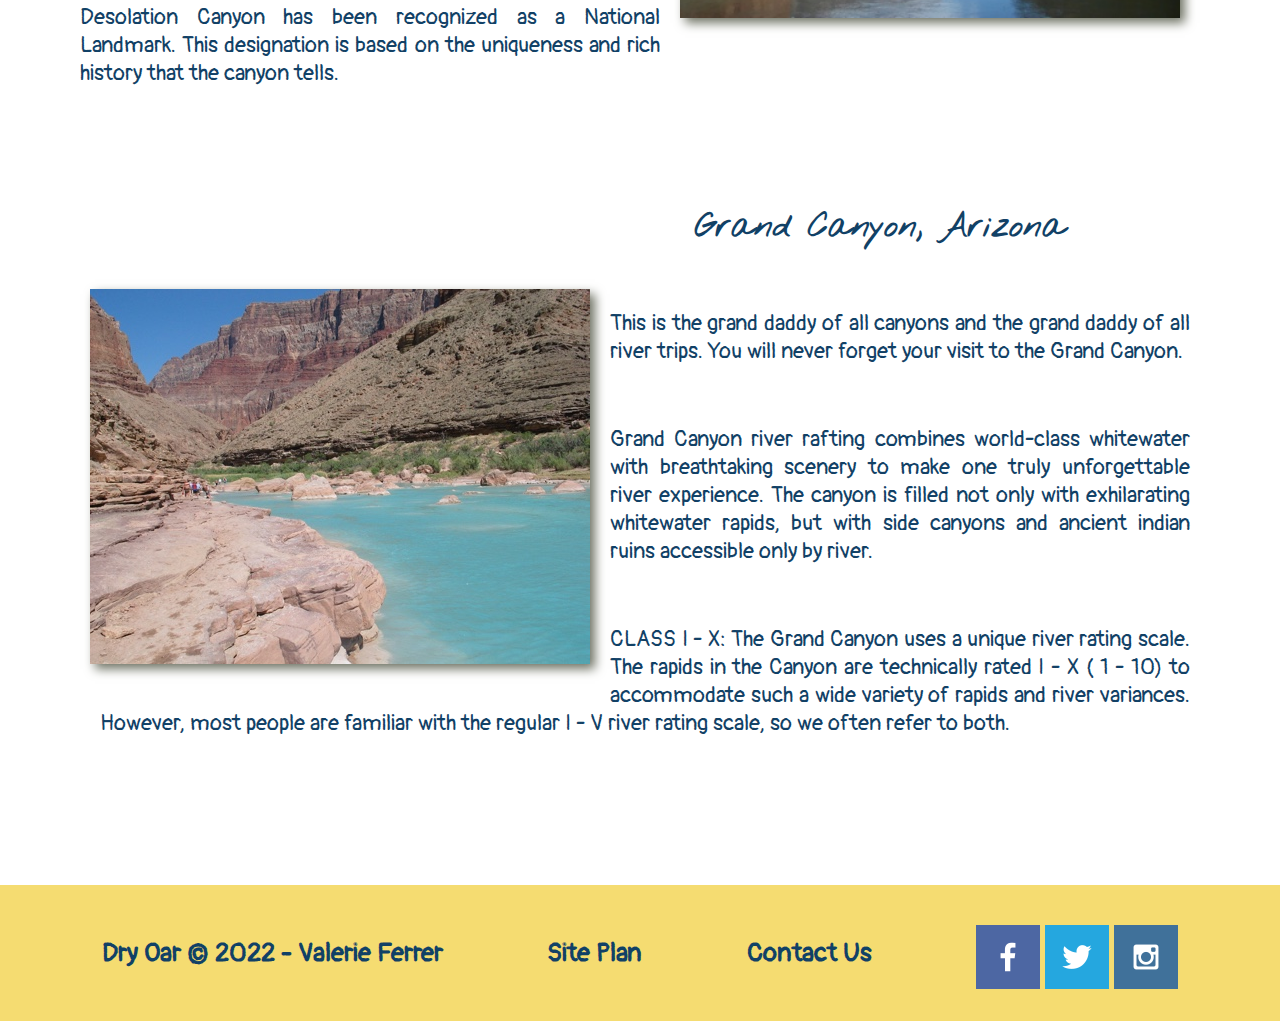
<file: wrr/rivers.html>
<!DOCTYPE html>
<html lang="en">
<head>
    <link rel="stylesheet" href="styles/styles.css">
    <meta charset="UTF-8">
    <meta http-equiv="X-UA-Compatible" content="IE=edge">
    <meta name="viewport" content="width=device-width, initial-scale=1.0">
    <title>Whitewater Rafting Vacations | Dry Oar Boating | Rivers</title>
</head>
<body>
    <div id="content">
    <body>
        <header>
            <a id="logo_link" href="index.html">
                <img class="logo" src="images/logo.png" alt="Dry Oar Logo">
            </a>
            <nav>
                <a href="index.html">Home</a>
                <a href="rivers.html">Rivers</a>
                <a href="site-plan-rafting.html">Site Plan</a>
                <a href="contactus.html">Contact Us</a>
            </nav>
        </header>
        <div id="subpage-title">
            <div id="title-box">
                <h1>Rivers</h1>
            </div>
            <section id="title-sub">
                <h4>This page is to give our clients information about the beautiful rivers that the company runs. </h4>
                </div>
            </section>
        </div>
        <main class="info-grid">
            <section class="first-river">
                <h2>Main Fork of the Salmon River, Idaho</h2>
                <img class="first-img" src="images/rafting58_600.jpg" alt="river in the wilderness">
                <p> Nestled deep in the Frank Church Wilderness of No Return winds the Salmon river. The Salmon was given the nickname long ago as the River of No Return by the people living near it because of the number of folks that came to visit and fell so in love with the rugged beauty of the river that they never left.</p>
                <p>Herds of elk and deer graze on the hillsides around the river and bear and bighorn sheep are also commonly sighted. The river corridor is also lined with awe inspiring ponderosa pine which tower over the sandy beaches in the campsites and provide shelter from sun or rain when needed.</p>
                <p>Let's not forget the rapids! They range from class I-IV. The Salmon is one of the longest undammed rivers in the United States. As a free flowing river the water is higher, faster, and colder in the early summer and lower, slower, and warmer in the late summer. There are good rapids all summer...but families with children who like to swim tend to appreciate the late summer's slower, warmer water more.</p>
            </section>
            &nbsp;
            <section class="second-river">
                <h2>Desolation and Gray Canyon, Utah</h2>
                <img class="second-img" src="images/river-narrow.jpg" alt="river in canyons">
                <p>Winding through canyons in central Utah, in some of the most desolate land anywhere, the Green river flows towards the mighty Colorado river and the sea. High grey stone cliffs, beautiful desert scenery, and great rapids have made this run famous. This 84-mile trip runs from from Sand Wash to Swaseys Rapid (just outside Green River Utah) and boasts outstanding scenery, interesting geologic formations, evidence of prehistoric and historic human activity, and great whitewater opportunities. </p>
                <p>Desolation is rated a Class II/III and is usually done in 6 days </p>
                <p>Desolation Canyon has been recognized as a National Landmark.  This designation is based on the uniqueness and rich history that the canyon tells. </p>
            </section>
            &nbsp;
            <section class="third-river">
                <h2>Grand Canyon, Arizona</h2>
                <img class="third-img" src="images/littlecolorado.jpg" alt="river in canyons">
                <p>This is the grand daddy of all canyons and the grand daddy of all river trips. You will never forget your visit to the Grand Canyon. </p>
                <p>Grand Canyon river rafting combines world-class whitewater with breathtaking scenery to make one truly unforgettable river experience. The canyon is filled not only with exhilarating whitewater rapids, but with side canyons and ancient indian ruins accessible only by river. </p>
                <p>CLASS I - X: The Grand Canyon uses a unique river rating scale. The rapids in the Canyon are technically rated I - X ( 1 - 10) to accommodate such a wide variety of rapids and river variances. However, most people are familiar with the regular I - V river rating scale, so we often refer to both. </p>
                
            <div id="bg"></div>    
            </section>
            &nbsp;
            </section>
        </main>
        <footer>
            <h3>Dry Oar &copy; 2022 - Valerie Ferrer</h3>
            <h3><a href="site-plan-rafting.html">Site Plan</a></h3>
            <h3><a href="contactus.html">Contact Us</a></h3>
            <div class="social">
                <a href="https://facebook.com" target="_blank">
                    <img src="images/facebook.png" alt="fb icon">
                </a>
                <a href="https://twitter.com" target="_blank">
                    <img src="images/twitter.png" alt="twitter icon">
                </a>
                <a href="https://instagram.com" target="_blank">
                    <img src="images/instagram.png" alt="instagram icon">
                </a>
            </div>
        </footer>
    </div>
        </body>
</file>
<file: designartportafolio/styles/styles.css>
@import url('https://fonts.googleapis.com/css2?family=Kdam+Thmor+Pro&family=Signika:wght@300&display=swap');

#content {
    max-width: 1600px;
    margin: 0 auto;
}   

h1, h2{
    font-family: Kdam Thmor Pro;
    color: #4072A7;
    text-align: center;
}
p {
    font-family: Signika, Helvetica, sans-serif;
    color: #5BC8DE;
}
.logo {
    display: block;
  margin-left: auto;
  margin-right: auto;
  width: 50%;

    
}
nav {
    display: flex;
    justify-content: space-around;
    padding: 35px;
}
#hero-img {
    display: block;
  margin-left: auto;
  margin-right: auto;
  width: 70%;
  filter: brightness(50%)
}
.card-img {
    width: 50%;
    border: 10px solid #7B579A;
    transition: transform .5s;
    box-shadow: 5px 5px 10px #6f7364;
}
.card-img:hover {
    opacity: .6;
    transform: scale(1.1);
}
.home-grid {
    display: grid;
    grid-template-columns: 1fr;
    grid-template-rows: 1fr;
    justify-items: center;
}
.design-card{
    grid-column: 2/4;
    grid-row: 2/3;
    z-index: 1;
    display: block;
    margin-left: 200px;
}
.concept-card {
    grid-column: 5/7;
    grid-row: 2/3;
    margin-left: auto;
    margin-right: -80px;
    z-index: 1;
    width: 107%;
}
.home-grid h2 {
    margin-left: -240px;
}
body {
    background-color: #171717;
    color: #5BC8DE;
    font-family: Signika, Helvetica, sans-serif;
    font-size: 22px;
    margin: 0;
    padding: 0;
}
header, nav a {
    background-color:#7B579A;
    color: #171717;
    font-family: Kdam Thmor Pro, Signika, Helvetica, sans-serif;
    text-decoration: none;
}
nav a:hover {
    color: #5BC8DE;
    text-decoration: none;
    opacity: .6;
    transform: scale(1.1);
}
nav a {
    margin-top: -40px;
    transition: transform .5s;
}

footer {
    background-color: #7B579A;
    padding: 25px 50px;
    display: flex;
    justify-content: space-around;
    align-items: center;
    margin-top: 80px;
    margin-bottom: -30px;
}
footer h3 {
    background-color:#7B579A;
    color: #171717;
    font-family: Kdam Thmor Pro, Signika, Helvetica, sans-serif;
    text-decoration: none;
}
footer h3 a:hover {
    color: #5BC8DE;
    text-decoration: none;
    opacity: .6;
    transform: scale(1.1);
}
footer a {
    background-color:#7B579A;
    color: #171717;
    font-family: Kdam Thmor Pro, Signika, Helvetica, sans-serif;
    text-decoration: none;
}
footer a:hover {
    color: #5BC8DE;
    text-decoration: none;
    opacity: .6;
    transform: scale(1.1);
}
footer .social img {
    padding-top: 15px;
}

/*sub-pages*/

#subhero-img {
    display: block;
  margin-left: auto;
  margin-right: auto;
  width: 70%;
}

#subgrid {
    display: grid;
    grid-template-columns: 1fr;
    grid-template-rows: 1fr;
    grid-gap: 20px;
    
}
.first-img {
    grid-row-start: 1;
    grid-row-end: 4;
    float: left;
    margin-left: 30px;
    margin-top: 20px;
    margin-right: 20px;
    margin-bottom: 20px;
}
.first-sketch p {
    text-align: justify;
    margin-right: 20px;
    margin-top: 60px;
    margin-left: 40px;
    text-size-adjust: -100px;
}
.first-sketch h2{
    margin-bottom: 20px;
    font-weight: bold;
    margin-right: -490px;
}
.second-img {
    float: right;
    margin-left: 20px;
    margin-top: 20px;
    margin-right: 30px;
    margin-bottom: 20px;
}
.second-sketch p {
    text-align: justify;
    margin-right: 40px;
    margin-top: 40px;
    margin-left: 20px;
    text-size-adjust: -100px;
}
.second-sketch h2{
    margin-bottom: 20px;
    font-weight: bold;
    margin-right: 500px;
}
.third-img {
    grid-row-start: 1;
    grid-row-end: 3;
    float: left;
    margin-left: 30px;
    margin-top: 20px;
    margin-right: 20px;
    margin-bottom: 20px;
}
.third-sketch p {
    text-align: justify;
    margin-right: 20px;
    margin-top: 60px;
    margin-left: 40px;
    text-size-adjust: -100px;
}
.third-sketch h2{
    margin-bottom: 20px;
    font-weight: bold;
    margin-right: -490px;
}
.third-sketch {
    margin-top: 380px;
}
#subpage-title {
    color: #114166;
    text-align: center;
    background-color: #F5DC71;
    line-height: 1.5em;
    padding: 30px;
    width: 700px;
    margin-left: 255px;
}
.first-sketch {
    margin-top: 80px;
}
.first-sketch, .second-sketch, .third-sketch {
    color: #114166;
    margin-left: 60px;
    margin-right: 70px;
}
.first-img, .second-img, .third-img {
    width: 500px;
    box-shadow: 5px 5px 10px #6f7364;
}
.second-img {
    margin-top: -60px;
}
#bg {
    margin-bottom: 200px;
}
.second-sketch {
    margin-top: 380px;
}
</file>
<file: wrr/styles/styles.css>
@import url('https://fonts.googleapis.com/css2?family=Nothing+You+Could+Do&family=Pangolin&family=Permanent+Marker&display=swap');

#content {
    max-width: 1600px;
    margin: 0 auto;
}         
nav a, #hero-msg h1, #hero-msg h4 {
    color: #114166 ;
    text-align: center;
    text-decoration: none;
    font-family: Pangolin, Helvetica, sans-serif;
    padding: 35px;
}
nav {
    display: flex;
    justify-content: space-around;
}
#hero-img {
    width: 1263px;
}
#hero-box {
    grid-column: 1/4;
    grid-row: 1/3;
}
#hero-msg h4 {
    color: white;
}
#hero {
    display: grid;
    grid-template-columns: 1fr 3fr 1fr;
    margin-top: -100px;
}
#hero-msg {
    grid-column: 2/3;
    grid-row: 1/2;
    margin-top: 100px;
}
#hero-box {
    grid-column: 1/4;
    grid-row: 1/3;
    z-index: -1;
}
                                       
h1 {
    font-family: Nothing You Could Do, Arial, sans-serif;
    text-align: center;
}
h2 {
    margin: 0;
}
.button-box {
    text-align: center;
}
main section {
    text-align: center;
}
#background {
    height: 725px;
}
body {
    background-color: white;
    font-family: Pangolin, Helvetica, sans-serif;
    font-size: 22px;
    margin: 0;
    padding: 0;
}
header {
    background-color:#D8E4E9;
    display: grid;
    grid-template-columns: 150px auto;
}
nav a:hover {
    color: #D8E4E9;
    background-color: #114166;
}
.book, .join {
    color: #114166;
    background-color: #D8E4E9;
    font-size: 18px;
    text-decoration: none;
    padding: 15px 30px;
    margin-top: 50px;
    border-radius: 5px;
}
.book:hover, .join:hover {
    color: #D8E4E9;
    background-color: #114166;
}
#background {
    background-color:#D8E4E9;
}
.msg {
    background-color: #D8E4E9;
    line-height: 1.5em;
    padding: 35px;
}
.msg h2 {
    color: #114166;
    font-family: Nothing You Could Do, Arial, sans-serif;
}
.msg p {
    color: #114166;
    font-size: .8em;
    padding-bottom: 15px;
}
.home-title {
    color: #114166;
    font-family: Nothing You Could Do, Arial, sans-serif;
    font-size: 2em;
    margin-top: 10px;
}
h4 {
    color: #114166;
}
footer {
    background-color: #F5DC71;
    padding: 25px 50px;
    margin-top: -80px;
    display: flex;
    justify-content: space-around;
    align-items: center;

}
footer h3 {
    color: #114166;
}
footer h3 a:hover {
    text-decoration: underline;
}
footer a {
    color: #114166;
    text-decoration: none;
}
footer a:hover {
    color: #78c5d7;
    background-color: #114166;
}
footer .social img {
    padding-top: 15px;
}
.logo {
    width: 80px;
}
.icon {
    width: 80px;
    padding-top: 10px;
}
#logo_link {
    padding-top: 5px;
    padding-top: 5px;
    justify-self: center;
    align-self: center;
}
.rivers-card, .camping-card, .rapids-card {
    margin: 200px 0;
}
.card-img {
    border: 10px solid #78c5d7
}
main section img {
    box-sizing: border-box;
}
 .home-grid {
    display: grid;
    grid-template-columns: 1fr;
    grid-template-rows: 10fr;
    justify-items: center;
}
.rivers-card{
    grid-column: 2/4;
    grid-row: 2/3;

    z-index: 1;
}
.camping-card {
    grid-column: 5/7;
    grid-row: 2/3;

    z-index: 1;
}
.rapids-card {
    grid-column: 8/10;
    grid-row: 2/3;
    z-index: 2;
}

#background {
    grid-column: 1/11;
    grid-row: 4/9;
    z-index: -1;
    width: 400%;
    margin-top: 200px;
    margin-left: -1000px;
    
}
card-img, .mountains {
    width: 100%;
}
.mountains {
    margin-top: -860px;
    grid-column-start: 2;
    grid-column-end: 7;
    grid-row-start: 5;
    grid-row-end: 8;
    box-shadow: 5px 5px 10px #6f7364;
    z-index: 2;
    width: 800px;
}
.msg {
    margin-top: -750px;
    width: 500px;
    height: 270px;
    grid-column-start: 6;
    grid-column-end: 10;
    grid-row: 6/7;
    background-color: #6f7364;
    padding: 35px;
    grid-column: 6/10;
    grid-row: 6/7;
    box-shadow: 5px 5px 10px #6f7364;
    z-index: 2;
}
.card-img {
    width: 300px;
    border: 10px solid #d9c2a3;
    transition: transform .5s;
    box-shadow: 5px 5px 10px #6f7364;
    margin-top: -100px;
}
.card-img:hover {
    opacity: .6;
    transform: scale(1.1);
}
.card-img {
    border: 10px solid #d9c2a3;
    transition: transform .5s;
    box-shadow: 5px 5px 10px #6f7364;
}
.card-img:hover {
    opacity: .6;
    transform: scale(1.1);
}

/* Sub-Page*/


#info-grid {
    display: grid;
    grid-template-columns: 1fr;
    grid-template-rows: 1fr;
    grid-gap: 20px;
    
}
.first-img {
    grid-row-start: 1;
    grid-row-end: 4;
    float: left;
    margin-left: 30px;
    margin-top: 20px;
    margin-right: 20px;
    margin-bottom: 20px;
}
.first-river p {
    text-align: justify;
    margin-right: 20px;
    margin-top: 60px;
    margin-left: 40px;
    text-size-adjust: -100px;
}
.first-river h2{
    margin-bottom: 20px;
    font-weight: bold;
    font-family: Nothing You Could Do, Arial, sans-serif;
    margin-right: -490px;
}
.second-img {
    float: right;
    margin-left: 20px;
    margin-top: 20px;
    margin-right: 30px;
    margin-bottom: 20px;
}
.second-river p {
    text-align: justify;
    margin-right: 40px;
    margin-top: 40px;
    margin-left: 20px;
    text-size-adjust: -100px;
}
.second-river h2{
    margin-bottom: 20px;
    font-weight: bold;
    font-family: Nothing You Could Do, Arial, sans-serif;
    margin-right: 500px;
}
.third-img {
    grid-row-start: 1;
    grid-row-end: 4;
    float: left;
    margin-left: 30px;
    margin-top: 20px;
    margin-right: 20px;
    margin-bottom: 20px;
}
.third-river p {
    text-align: justify;
    margin-right: 20px;
    margin-top: 60px;
    margin-left: 40px;
    text-size-adjust: -100px;
}
.third-river h2{
    margin-bottom: 20px;
    font-weight: bold;
    font-family: Nothing You Could Do, Arial, sans-serif;
    margin-right: -490px;
}
.third-river {
    margin-bottom: 200px;
}
#subpage-title {
    color: #114166;
    text-align: center;
    background-color: #F5DC71;
    line-height: 1.5em;
    padding: 30px;
    width: 700px;
    margin-left: 255px;
}
.first-river {
    margin-top: 80px;
}
.first-river, .second-river, .third-river {
    margin-bottom: 90px;
    color: #114166;
    margin-left: 60px;
    margin-right: 70px;
}
.first-img, .second-img, .third-img {
    width: 500px;
    box-shadow: 5px 5px 10px #6f7364;
}
#bg {
    margin-bottom: 200px;
}












/*DON'T TOUCH ANYTHING BELOW THIS!!!!*/

@media screen and (max-width: 900px) {
    #hero, .home-grid {
        display: block;
        height: auto;
    }
    nav, footer {
        flex-direction: column;
    }
    nav a {
        display: block;
        padding: 15px;
    }
    #hero {
        margin-top: 0;
    }
    #hero-msg {
        margin-top: 0;
    }
    #hero-msg h4 {
        display: none;
    }
    .home-title {
        font-size: 25px;
        color: #6f7364;
    }
    .rivers-card, .camping-card, .rapids-card { 
        margin: 50px auto;
        width: 60%;
    }
    #background {
        display: none;
    }
    .mountains, .msg {
        width: 80%;
        display: block;
        margin: 0 auto;
    }
    footer {
        margin-top: 25px;
    }
}
</file>
<file: positionstyles.css>
/* CSS - Name: "positionstyles.css" */
/* Activity 1 styles */
.content1 {
  display: grid;
  grid-template-columns: 1fr 1fr;
  justify-items: center;
  grid-gap: 20px;
  /* This is the parent of the activity 1 boxes. */

}
.red1 { 
  width: 100%; 
  height: 100px; 
  background-color: red; 
  grid-column: 1/3;

} 
.green1 {
  width: 200px; 
  height: 200px; 
  background-color: green; 

} 
.yellow1 {
  width: 200px; 
  height: 200px; 
  background-color: gold; 
} 
.blue1 {
  width: 100%; 
  height: 100px; 
  background-color: blue; 
  grid-column: 1/3;
} 
/* Activity 2 styles */ 
.content2 {
  display: grid;
  grid-template-columns: 50px 50px;
  /* This is the parent of the activity 2 boxes. */
}
.red2 {
  width: 100px; 
  height: 100px; 
  background-color: red; 
} 
.green2 { 
  width: 100px; 
  height: 100px; 
  background-color: green; 
  margin-top: 50px;


} 
.yellow2 {
  width: 100px; 
  height: 100px; 
  background-color: gold; 
  margin-top: -50px;
  margin-left: 100px;
} 
.blue2 {
  width: 100px; 
  height: 100px; 
  background-color: blue; 
  margin-left: 100px;
} 
/* Activity 3 styles */ 
.content3 {
  display: grid;
  grid-template-columns: 1fr 1fr;
  justify-items: center;
  column-gap: 100px;
  /* This is the parent of the activity 3 boxes. */
}
.red3 {
  width: 100%; 
  height: 100px; 
  background-color: red; 
  grid-column: 1/3;
} 
.green3 {
  width: 100%; 
  height: 200px; 
  background-color: green;
} 
.yellow3 {
  width: 100%; 
  height: 200px; 
  background-color: gold; 
} 
.blue3 {
  width: 100%;
  height: 100px; 
  background-color: blue; 
  grid-column: 1/3;
} 
/* Activity 4 styles */ 
.content4 {
  /* This is the parent of the activity 4 boxes. */
  display: grid;
  grid-template-columns: 1fr 1fr;
  height: 400px;
}
.red4 {
  width: 100%; 
  height: 450px; 
  background-color: red;
   
} 
.green4 {
  width: 100%; 
  height: 150px; 
  background-color: green; 
  grid-column: 2/3;
} 
.yellow4 {
  width: 100%; 
  height: 150px; 
  background-color: gold; 
  grid-column: 2/2;
  margin-top: -300px;
} 
.blue4 {
  width: 100%; 
  height: 150px; 
  background-color: blue; 
  grid-column: 2/3;
  margin-top: -150px;
} 
/* Activity 5 styles */ 
.content5 {
  /* This is the parent of the activity 5 boxes. */
  height: 400px;
}
.red5 { 
  width: 100%; 
  height: 150px; 
  background-color: red; 
} 
.green5 { 
  width: 200px; 
  height: 200px; 
  background-color: green; 
  float: left;

} 
.yellow5 {
  width: 100%; 
  height: 300px;
  background-color: gold; 

} 
.blue5 {
  width: 100%; 
  height: 150px; 
  background-color: blue; 
} 
/* Activity 6 styles */ 
.content6 {
  /* This is the parent of the activity 6 boxes. */
  display: grid;
  grid-template-columns: 100px 100px;
  height: 100px;
}
.red6 {
  
  width: 400px; 
  height: 200px; 
  background-color: red; 
  grid-row: 1/1;
  z-index: -1;
} 
.green6 {
  z-index: 1;
  width: 200px; 
  height: 200px; 
  background-color: green; 
  grid-column: 1;
  grid-row: 2;
  margin-top: -100px;
} 
.yellow6 {
  width: 200px; 
  height: 400px; 
  background-color: gold; 
  grid-column: 5;
  grid-row: 2;
  margin-left: -237px;
  margin-top: -300px;
} 
.blue6 {
  width: 400px; 
  height: 400px; 
  background-color: blue;
  margin-top: 100px; 
  grid-row: 1/2;
  z-index: -1;
} 


/* Do not make any changes below here */
.activity {
  width: 70%; 
  margin: 20px auto; 
  font-family: Arial, sans-serif; 
  border: 1px solid black; 
  padding: 10px; 
  clear:both; 
  overflow: auto;
} 

.hint {
  border: 1px solid grey;
  background: #e0e0e0;
  padding: .5em;
  position: relative;
  margin: 1em 0;
}
.hint h3 {
  margin: 0;
}
.hint:hover {
  background: #d0d0d0;
}
.hint > div {
  display: none;
}

.hint input[type=checkbox] {
  position: absolute;
  width: 100%;
  height: 100%;
  opacity: 0;
  z-index: 1;
  cursor: pointer;
}

.hint input[type=checkbox]:checked ~ div {
  display: block;
}

.hint i {
  position: absolute;
  transform: translate(-6px, 0);
  margin-top: 16px;
  right: 10px;
  top: -3px;
}
.hint i:before, .hint i:after {
  content: "";
  position: absolute;
  background-color: black;
  width: 3px;
  height: 9px;
}
.hint i:before {
  transform: translate(2px, 0) rotate(45deg);
}
.hint i:after {
  transform: translate(-2px, 0) rotate(-45deg);
}

.hint input[type=checkbox]:checked ~ i:before {
  transform: translate(-2px, 0) rotate(45deg);
}
.hint input[type=checkbox]:checked ~ i:after {
  transform: translate(2px, 0) rotate(-45deg);
}
.hint a {
  position: relative;
  z-index: 1;
}
</file>
